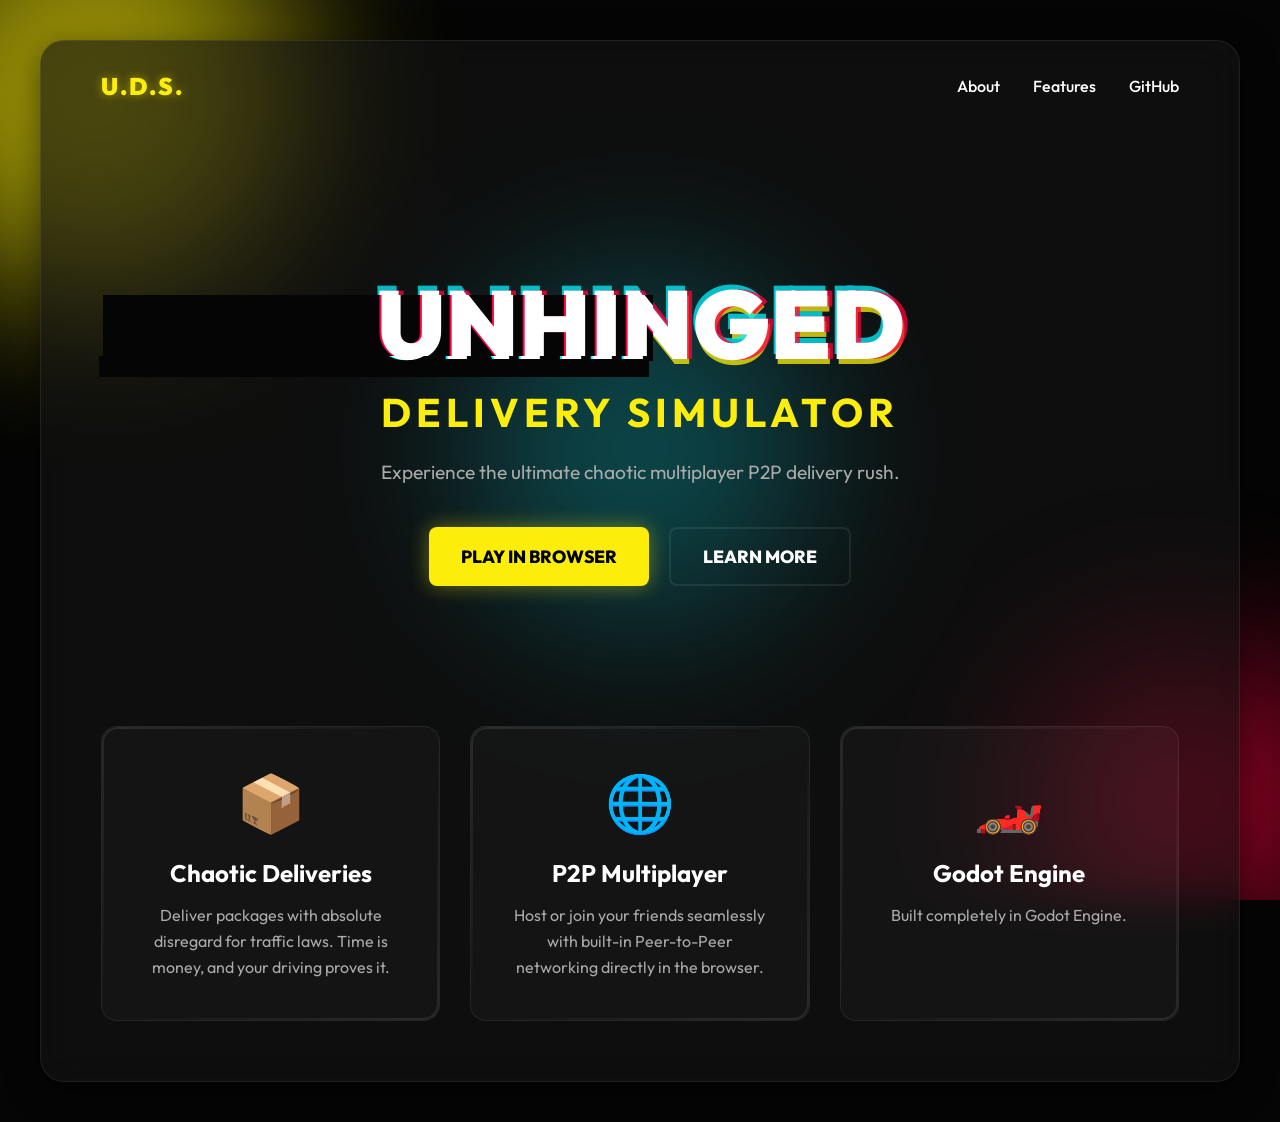
<file: index.html>
<!DOCTYPE html>
<html lang="en">
<head>
    <meta charset="UTF-8">
    <meta name="viewport" content="width=device-width, initial-scale=1.0">
    <title>Unhinged Delivery Simulator</title>
    <link rel="stylesheet" href="styles.css">
    <link href="https://fonts.googleapis.com/css2?family=Outfit:wght@300;500;800;900&display=swap" rel="stylesheet">
    <meta name="description" content="An unhinged delivery simulator made in Godot with multiplayer P2P.">
</head>
<body>
    <!-- Custom interactive cursor glow -->
    <div id="cursor-glow"></div>

    <!-- Background elements -->
    <div class="blob-cont">
        <div class="yellow blob"></div>
        <div class="red blob"></div>
        <div class="green blob"></div>
    </div>
    
    <div class="glass-container">
        <header>
            <nav>
                <div class="logo">U.D.S.</div>
                <div class="nav-links">
                    <a href="#about">About</a>
                    <a href="#features">Features</a>
                    <a href="https://github.com/WizardDrake/unhinged-delivery-simulator" target="_blank" rel="noopener noreferrer">GitHub</a>
                </div>
            </nav>
        </header>

        <main>
            <section class="hero" id="about">
                <h1 class="glitch" data-text="UNHINGED">UNHINGED</h1>
                <h2>DELIVERY SIMULATOR</h2>
                <p>Experience the ultimate chaotic multiplayer P2P delivery rush.</p>
                
                <div class="cta-group">
                    <a href="web/unhinged-delivery-simulator.html" class="btn primary-btn">
                        <span class="btn-text">PLAY IN BROWSER</span>
                        <div class="btn-glitch"></div>
                    </a>
                    <a href="#features" class="btn secondary-btn">LEARN MORE</a>
                </div>
            </section>

            <section id="features" class="features">
                <div class="feature-card">
                    <div class="feature-icon">📦</div>
                    <h3>Chaotic Deliveries</h3>
                    <p>Deliver packages with absolute disregard for traffic laws. Time is money, and your driving proves it.</p>
                </div>
                <div class="feature-card">
                    <div class="feature-icon">🌐</div>
                    <h3>P2P Multiplayer</h3>
                    <p>Host or join your friends seamlessly with built-in Peer-to-Peer networking directly in the browser.</p>
                </div>
                <div class="feature-card">
                    <div class="feature-icon">🏎️</div>
                    <h3>Godot Engine</h3>
                    <p>Built completely in Godot Engine.</p>
                </div>
            </section>
        </main>
    </div>
    
    <script src="main.js"></script>
</body>
</html>
</file>
<file: styles.css>
:root {
    --bg-color: #050505;
    --primary: #fcee0a; /* Cyberpunk yellow */
    --secondary: #ff003c; /* Neon red */
    --tertiary: #00f0ff; /* Neon cyan */
    --text: #ffffff;
    --text-muted: #aaaaaa;
    --glass-bg: rgba(20, 20, 20, 0.6);
    --glass-border: rgba(255, 255, 255, 0.08);
}

* {
    margin: 0;
    padding: 0;
    box-sizing: border-box;
}

body {
    font-family: 'Outfit', sans-serif;
    background-color: var(--bg-color);
    color: var(--text);
    overflow-x: hidden;
    min-height: 100vh;
}

/* Animated background blobs */
.blob-cont {
    position: fixed;
    width: 100vw;
    height: 100vh;
    z-index: -1;
    overflow: hidden;
    top: 0;
    left: 0;
}

.blob {
    border-radius: 50%;
    filter: blur(80px);
    position: absolute;
    opacity: 0.6;
    animation: move 10s infinite alternate cubic-bezier(0.4, 0, 0.2, 1);
}

.yellow {
    background-color: var(--primary);
    width: 400px;
    height: 400px;
    top: -100px;
    left: -100px;
    animation-delay: 0s;
}

.red {
    background-color: var(--secondary);
    width: 300px;
    height: 300px;
    bottom: -50px;
    right: -50px;
    animation-delay: -2s;
}

.green {
    background-color: var(--tertiary);
    width: 350px;
    height: 350px;
    top: 50%;
    left: 50%;
    transform: translate(-50%, -50%);
    animation-delay: -4s;
}

@keyframes move {
    0% { transform: translate(0, 0) scale(1); }
    100% { transform: translate(50px, 50px) scale(1.2); }
}

/* Glassmorphism Container */
.glass-container {
    max-width: 1200px;
    margin: 40px auto;
    background: var(--glass-bg);
    backdrop-filter: blur(20px);
    -webkit-backdrop-filter: blur(20px);
    border: 1px solid var(--glass-border);
    border-radius: 24px;
    box-shadow: 0 8px 32px 0 rgba(0, 0, 0, 0.5);
    overflow: hidden;
    padding: 0 20px;
    position: relative;
    z-index: 1;
}

header {
    padding: 30px 40px;
}

nav {
    display: flex;
    justify-content: space-between;
    align-items: center;
}

.logo {
    font-weight: 900;
    font-size: 1.5rem;
    letter-spacing: 2px;
    color: var(--primary);
    text-shadow: 0 0 10px rgba(252, 238, 10, 0.5);
}

.nav-links a {
    color: var(--text);
    text-decoration: none;
    margin-left: 30px;
    font-weight: 500;
    transition: color 0.3s ease;
    position: relative;
}

.nav-links a::after {
    content: '';
    position: absolute;
    width: 0;
    height: 2px;
    bottom: -5px;
    left: 0;
    background-color: var(--tertiary);
    transition: width 0.3s ease;
}

.nav-links a:hover {
    color: var(--tertiary);
}

.nav-links a:hover::after {
    width: 100%;
}

main {
    padding: 60px 40px;
}

.hero {
    text-align: center;
    padding: 80px 0;
}

.glitch {
    font-size: 6rem;
    font-weight: 900;
    text-transform: uppercase;
    position: relative;
    color: var(--text);
    text-shadow: 0.05em 0 0 rgba(255, 0, 60, 0.75),
                -0.025em -0.05em 0 rgba(0, 240, 255, 0.75),
                0.025em 0.05em 0 rgba(252, 238, 10, 0.75);
    animation: glitch 500ms infinite;
    line-height: 1.1;
}

.glitch::before,
.glitch::after {
    content: attr(data-text);
    position: absolute;
    top: 0;
    left: 0;
    width: 100%;
    height: 100%;
    background: var(--bg-color);
}

.glitch::before {
    left: 2px;
    text-shadow: -2px 0 var(--secondary);
    clip: rect(24px, 550px, 90px, 0);
    animation: glitch-anim 3s infinite linear alternate-reverse;
}

.glitch::after {
    left: -2px;
    text-shadow: -2px 0 var(--tertiary);
    clip: rect(85px, 550px, 140px, 0);
    animation: glitch-anim 2s infinite linear alternate-reverse;
}

@keyframes glitch {
    0% { text-shadow: 0.05em 0 0 rgba(255, 0, 60, 0.75), -0.05em -0.025em 0 rgba(0, 240, 255, 0.75), -0.025em 0.05em 0 rgba(252, 238, 10, 0.75); }
    14% { text-shadow: 0.05em 0 0 rgba(255, 0, 60, 0.75), -0.05em -0.025em 0 rgba(0, 240, 255, 0.75), -0.025em 0.05em 0 rgba(252, 238, 10, 0.75); }
    15% { text-shadow: -0.05em -0.025em 0 rgba(255, 0, 60, 0.75), 0.025em 0.025em 0 rgba(0, 240, 255, 0.75), -0.05em -0.05em 0 rgba(252, 238, 10, 0.75); }
    49% { text-shadow: -0.05em -0.025em 0 rgba(255, 0, 60, 0.75), 0.025em 0.025em 0 rgba(0, 240, 255, 0.75), -0.05em -0.05em 0 rgba(252, 238, 10, 0.75); }
    50% { text-shadow: 0.025em 0.05em 0 rgba(255, 0, 60, 0.75), 0.05em 0 0 rgba(0, 240, 255, 0.75), 0 -0.05em 0 rgba(252, 238, 10, 0.75); }
    99% { text-shadow: 0.025em 0.05em 0 rgba(255, 0, 60, 0.75), 0.05em 0 0 rgba(0, 240, 255, 0.75), 0 -0.05em 0 rgba(252, 238, 10, 0.75); }
    100% { text-shadow: -0.025em 0 0 rgba(255, 0, 60, 0.75), -0.025em -0.025em 0 rgba(0, 240, 255, 0.75), -0.025em -0.05em 0 rgba(252, 238, 10, 0.75); }
}

@keyframes glitch-anim {
    0% { clip: rect(74px, 9999px, 83px, 0); }
    5% { clip: rect(69px, 9999px, 98px, 0); }
    10% { clip: rect(27px, 9999px, 7px, 0); }
    15% { clip: rect(93px, 9999px, 73px, 0); }
    20% { clip: rect(73px, 9999px, 1px, 0); }
    25% { clip: rect(21px, 9999px, 4px, 0); }
    30% { clip: rect(26px, 9999px, 48px, 0); }
    35% { clip: rect(65px, 9999px, 66px, 0); }
    40% { clip: rect(6px, 9999px, 87px, 0); }
    45% { clip: rect(67px, 9999px, 81px, 0); }
    50% { clip: rect(54px, 9999px, 6px, 0); }
    55% { clip: rect(29px, 9999px, 14px, 0); }
    60% { clip: rect(54px, 9999px, 89px, 0); }
    65% { clip: rect(78px, 9999px, 81px, 0); }
    70% { clip: rect(98px, 9999px, 1px, 0); }
    75% { clip: rect(24px, 9999px, 85px, 0); }
    80% { clip: rect(53px, 9999px, 47px, 0); }
    85% { clip: rect(31px, 9999px, 94px, 0); }
    90% { clip: rect(96px, 9999px, 50px, 0); }
    95% { clip: rect(11px, 9999px, 12px, 0); }
    100% { clip: rect(54px, 9999px, 3px, 0); }
}

.hero h2 {
    font-size: 2.5rem;
    color: var(--primary);
    margin-top: 10px;
    margin-bottom: 20px;
    letter-spacing: 5px;
}

.hero p {
    font-size: 1.2rem;
    color: var(--text-muted);
    max-width: 600px;
    margin: 0 auto 40px;
    line-height: 1.6;
}

.cta-group {
    display: flex;
    justify-content: center;
    gap: 20px;
    margin-top: 20px;
}

.btn {
    padding: 16px 32px;
    font-size: 1.1rem;
    font-weight: 800;
    text-transform: uppercase;
    text-decoration: none;
    border-radius: 8px;
    transition: all 0.3s ease;
    position: relative;
    overflow: hidden;
    cursor: pointer;
    display: inline-flex;
    align-items: center;
    justify-content: center;
}

.primary-btn {
    background-color: var(--primary);
    color: #000;
    border: none;
    box-shadow: 0 0 20px rgba(252, 238, 10, 0.4);
}

.primary-btn:hover {
    transform: translateY(-3px) scale(1.02);
    box-shadow: 0 0 30px rgba(252, 238, 10, 0.6);
}

.primary-btn:active {
    transform: translateY(1px);
}

.secondary-btn {
    background-color: transparent;
    color: var(--text);
    border: 2px solid var(--glass-border);
}

.secondary-btn:hover {
    background-color: rgba(255, 255, 255, 0.1);
    border-color: var(--text);
}

.features {
    display: grid;
    grid-template-columns: repeat(auto-fit, minmax(280px, 1fr));
    gap: 30px;
    margin-top: 60px;
}

.feature-card {
    background: rgba(255, 255, 255, 0.03);
    border: 1px solid var(--glass-border);
    border-radius: 16px;
    padding: 40px;
    text-align: center;
    transition: all 0.4s cubic-bezier(0.175, 0.885, 0.32, 1.275);
    position: relative;
    overflow: hidden;
}

.feature-card::before {
    content: "";
    position: absolute;
    top: 0;
    left: 0;
    right: 0;
    bottom: 0;
    border-radius: inherit;
    padding: 2px;
    background: linear-gradient(
        45deg,
        transparent,
        rgba(255, 255, 255, 0.1),
        transparent
    );
    -webkit-mask: linear-gradient(#fff 0 0) content-box, linear-gradient(#fff 0 0);
    -webkit-mask-composite: xor;
    mask-composite: exclude;
    pointer-events: none;
}

.feature-card:hover {
    transform: translateY(-10px);
    background: rgba(255, 255, 255, 0.05);
    box-shadow: 0 10px 30px rgba(0, 0, 0, 0.3), 0 0 15px rgba(252, 238, 10, 0.2);
}

.feature-card:hover::before {
    background: linear-gradient(
        45deg,
        var(--primary),
        var(--tertiary),
        var(--secondary)
    );
}

.feature-icon {
    font-size: 3.5rem;
    margin-bottom: 20px;
    transition: transform 0.3s ease;
}

.feature-card:hover .feature-icon {
    transform: scale(1.2) rotate(5deg);
}

.feature-card h3 {
    font-size: 1.5rem;
    margin-bottom: 15px;
    color: var(--text);
    transition: color 0.3s ease;
}

.feature-card:hover h3 {
    color: var(--primary);
}

.feature-card p {
    color: var(--text-muted);
    line-height: 1.6;
}

footer {
    text-align: center;
    padding: 30px;
    border-top: 1px solid var(--glass-border);
    color: var(--text-muted);
    font-size: 0.9rem;
}

/* Interactive cursor elements */
#cursor-glow {
    position: fixed;
    width: 600px;
    height: 600px;
    background: radial-gradient(circle, rgba(252, 238, 10, 0.05) 0%, rgba(0,0,0,0) 60%);
    border-radius: 50%;
    transform: translate(-50%, -50%);
    pointer-events: none;
    z-index: 0;
    transition: width 0.3s, height 0.3s, background 0.3s;
}

/* Responsive */
@media (max-width: 900px) {
    .glitch { font-size: 4rem; }
    .hero h2 { font-size: 1.8rem; }
}

@media (max-width: 600px) {
    .glass-container { margin: 20px; padding: 0 10px; }
    .glitch { font-size: 3rem; }
    .hero h2 { font-size: 1.4rem; }
    .hero { padding: 40px 0; }
    .cta-group { flex-direction: column; width: 100%; max-width: 300px; margin: 20px auto 0; }
    .nav-links { display: none; }
}
</file>
